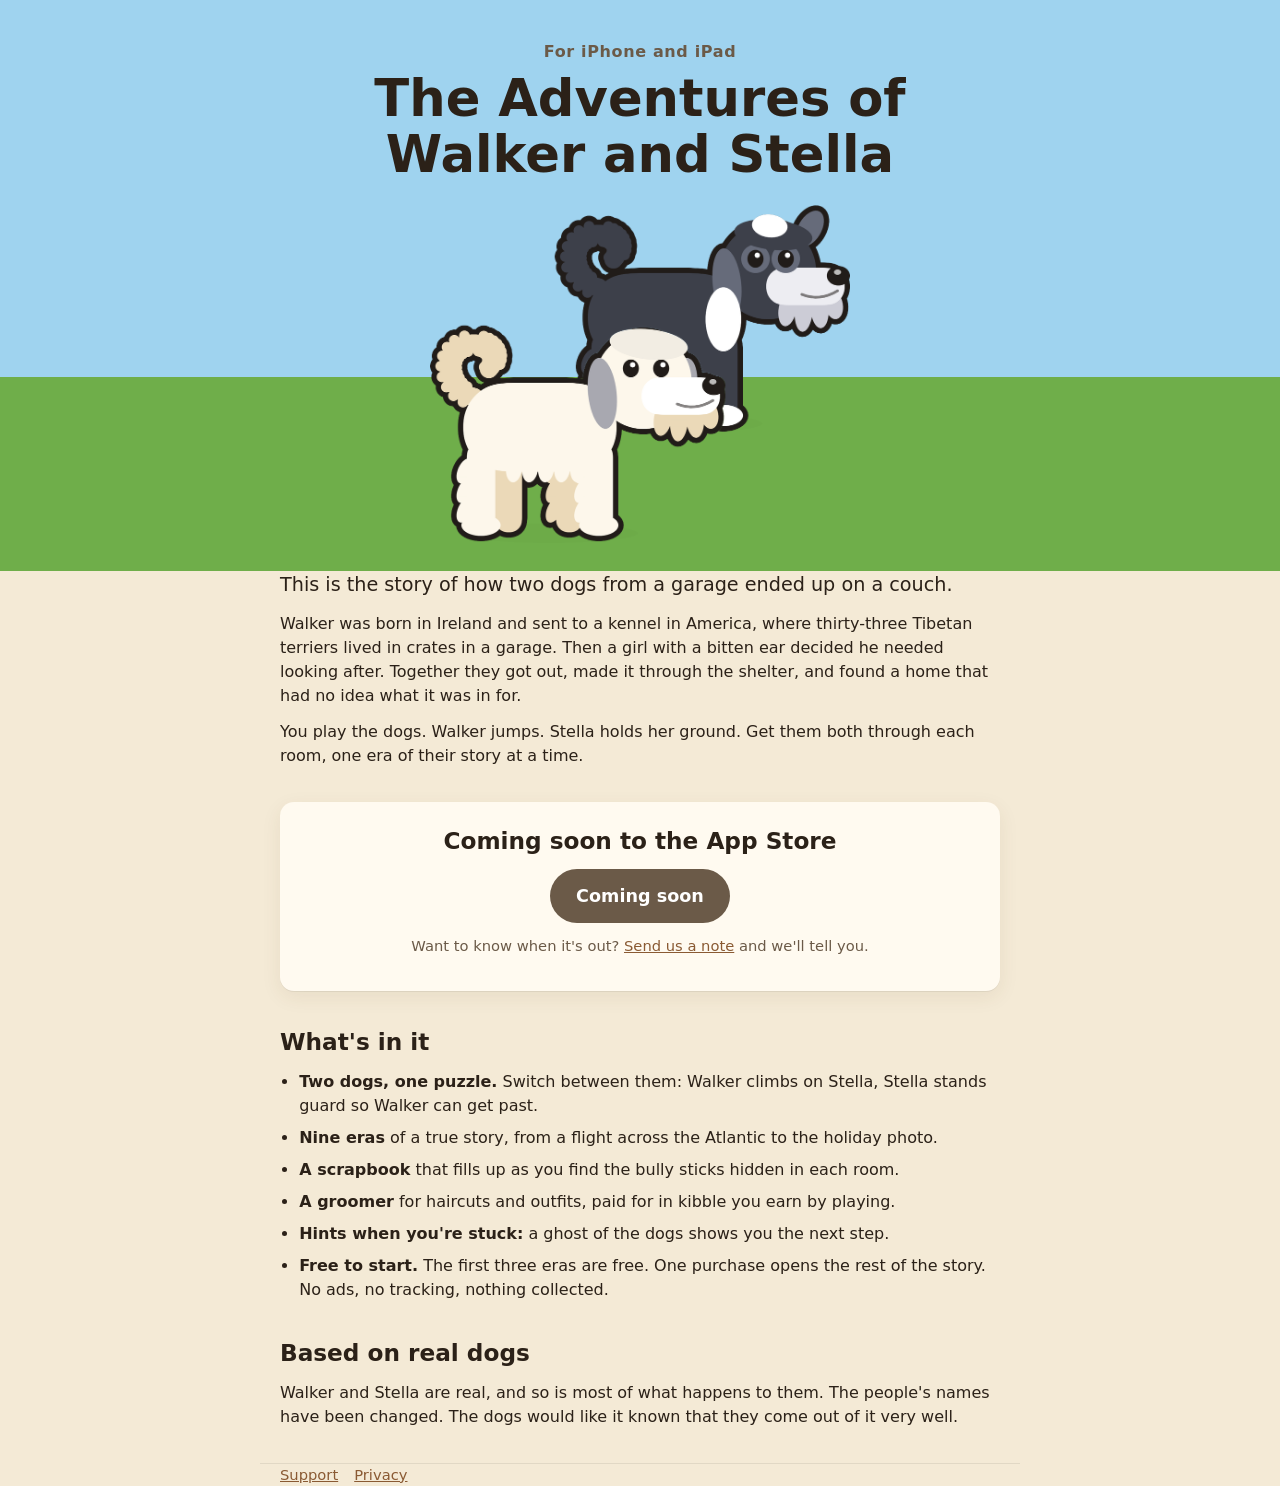
<file: index.html>
<!DOCTYPE html>
<html lang="en">
<head>
  <meta charset="utf-8">
  <meta name="viewport" content="width=device-width, initial-scale=1">
  <title>The Adventures of Walker and Stella</title>
  <meta name="description" content="A two-dog puzzle-platformer for iPhone and iPad, based on two real rescue dogs. Coming soon to the App Store.">
  <meta property="og:title" content="The Adventures of Walker and Stella">
  <meta property="og:description" content="Two real rescue dogs, one puzzle-platformer. Coming soon for iPhone and iPad.">
  <meta property="og:image" content="https://walkerandstella.com/img/share.png">
  <link rel="icon" href="/img/icon.png">
  <link rel="stylesheet" href="/style.css">
</head>
<body>
  <header class="hero">
    <div class="wrap">
      <p class="kicker">For iPhone and iPad</p>
      <h1>The Adventures of<br>Walker and Stella</h1>
      <div class="dogs">
        <img src="/img/dogs.png" alt="Walker, a cream-coloured Tibetan terrier, in front of Stella, a black and grey one with a white chest">
      </div>
    </div>
  </header>

  <main class="wrap">
    <section>
      <p class="lead">This is the story of how two dogs from a garage ended up on a couch.</p>
      <p>Walker was born in Ireland and sent to a kennel in America, where thirty-three Tibetan terriers lived in crates in a garage. Then a girl with a bitten ear decided he needed looking after. Together they got out, made it through the shelter, and found a home that had no idea what it was in for.</p>
      <p>You play the dogs. Walker jumps. Stella holds her ground. Get them both through each room, one era of their story at a time.</p>
    </section>

    <section class="card download">
      <h2>Coming soon to the App Store</h2>
      <p><span class="badge soon">Coming soon</span></p>
      <p class="small">Want to know when it's out? <a href="mailto:hello@walkerandstella.com?subject=Tell%20me%20when%20Walker%20and%20Stella%20is%20out">Send us a note</a> and we'll tell you.</p>
    </section>

    <section>
      <h2>What's in it</h2>
      <ul class="points">
        <li><strong>Two dogs, one puzzle.</strong> Switch between them: Walker climbs on Stella, Stella stands guard so Walker can get past.</li>
        <li><strong>Nine eras</strong> of a true story, from a flight across the Atlantic to the holiday photo.</li>
        <li><strong>A scrapbook</strong> that fills up as you find the bully sticks hidden in each room.</li>
        <li><strong>A groomer</strong> for haircuts and outfits, paid for in kibble you earn by playing.</li>
        <li><strong>Hints when you're stuck:</strong> a ghost of the dogs shows you the next step.</li>
        <li><strong>Free to start.</strong> The first three eras are free. One purchase opens the rest of the story. No ads, no tracking, nothing collected.</li>
      </ul>
    </section>

    <section>
      <h2>Based on real dogs</h2>
      <p>Walker and Stella are real, and so is most of what happens to them. The people's names have been changed. The dogs would like it known that they come out of it very well.</p>
    </section>
  </main>

  <footer class="wrap">
    <nav><a href="/support/">Support</a><a href="/privacy/">Privacy</a></nav>
  </footer>
</body>
</html>
</file>
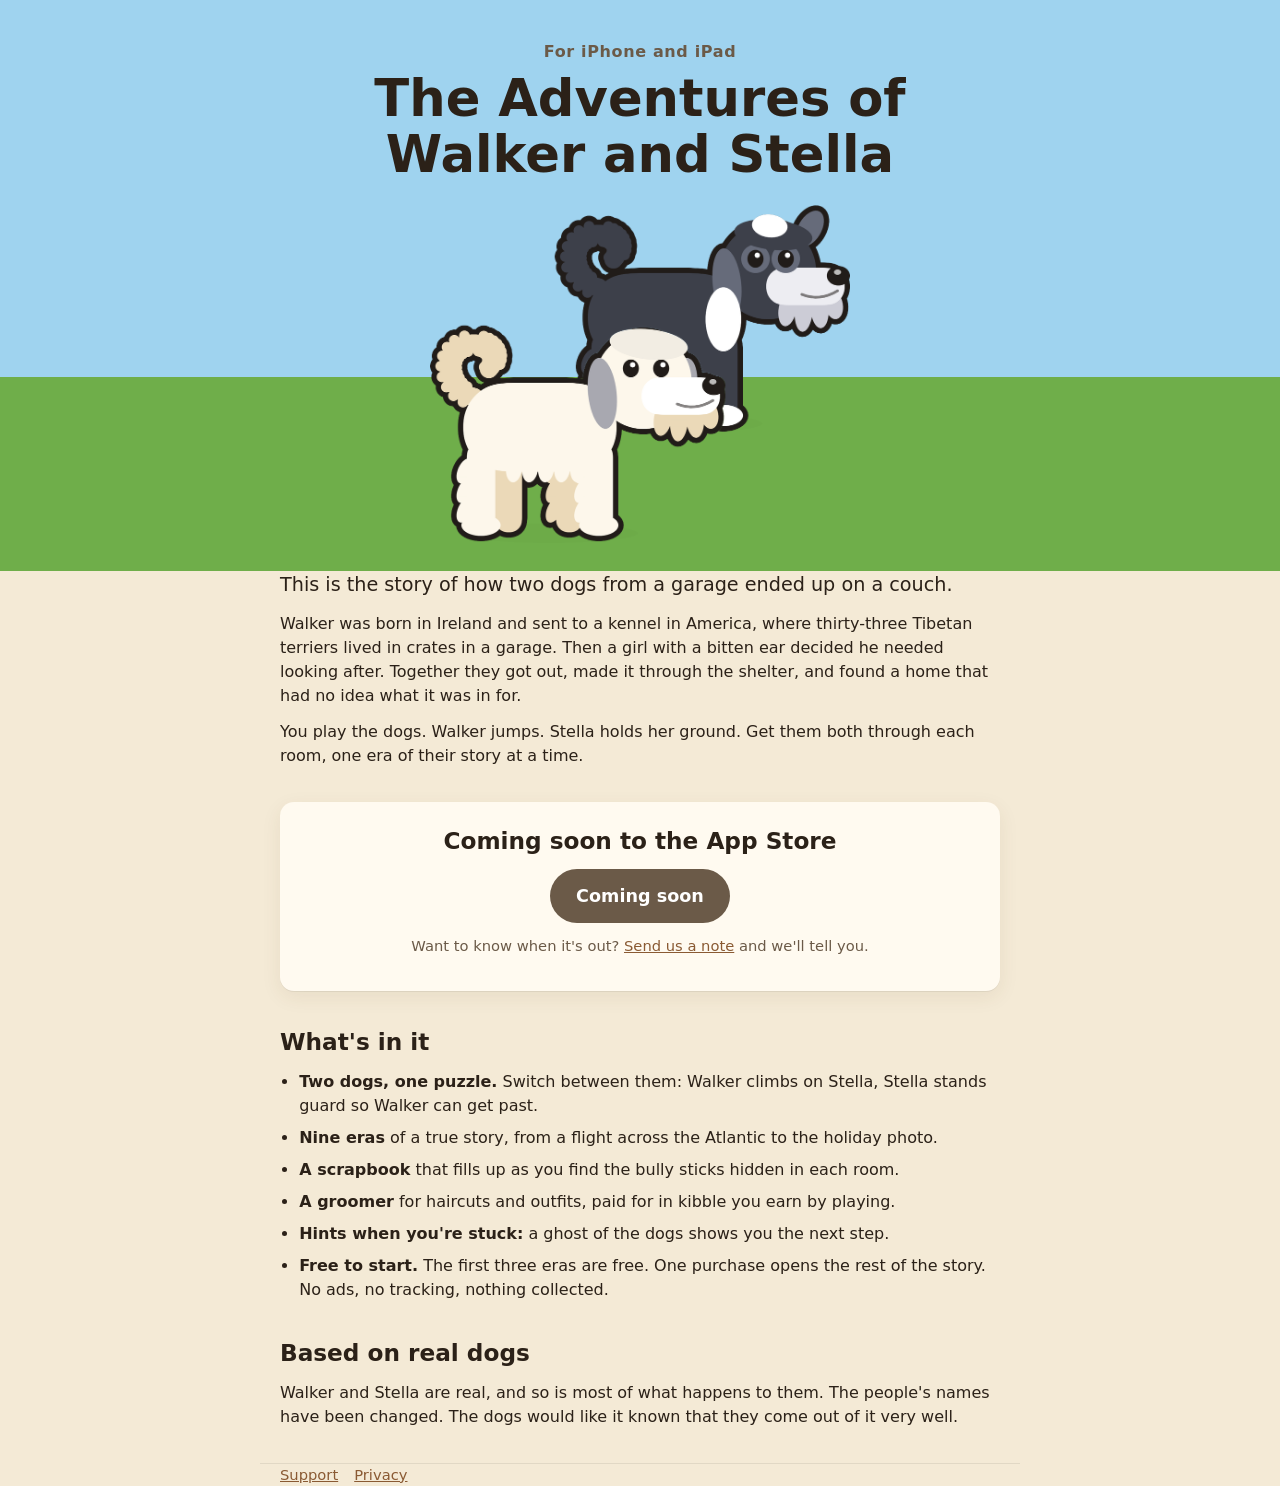
<file: get/index.html>
<!DOCTYPE html>
<html lang="en">
<head>
  <meta charset="utf-8">
  <!-- The address on stickers and T-shirts. Until launch it leads to the
       home page; on launch day change both URLs below to the App Store page. -->
  <meta http-equiv="refresh" content="0; url=/">
  <link rel="canonical" href="https://walkerandstella.com/">
  <title>Walker and Stella</title>
</head>
<body>
  <p><a href="/">The Adventures of Walker and Stella</a></p>
</body>
</html>
</file>
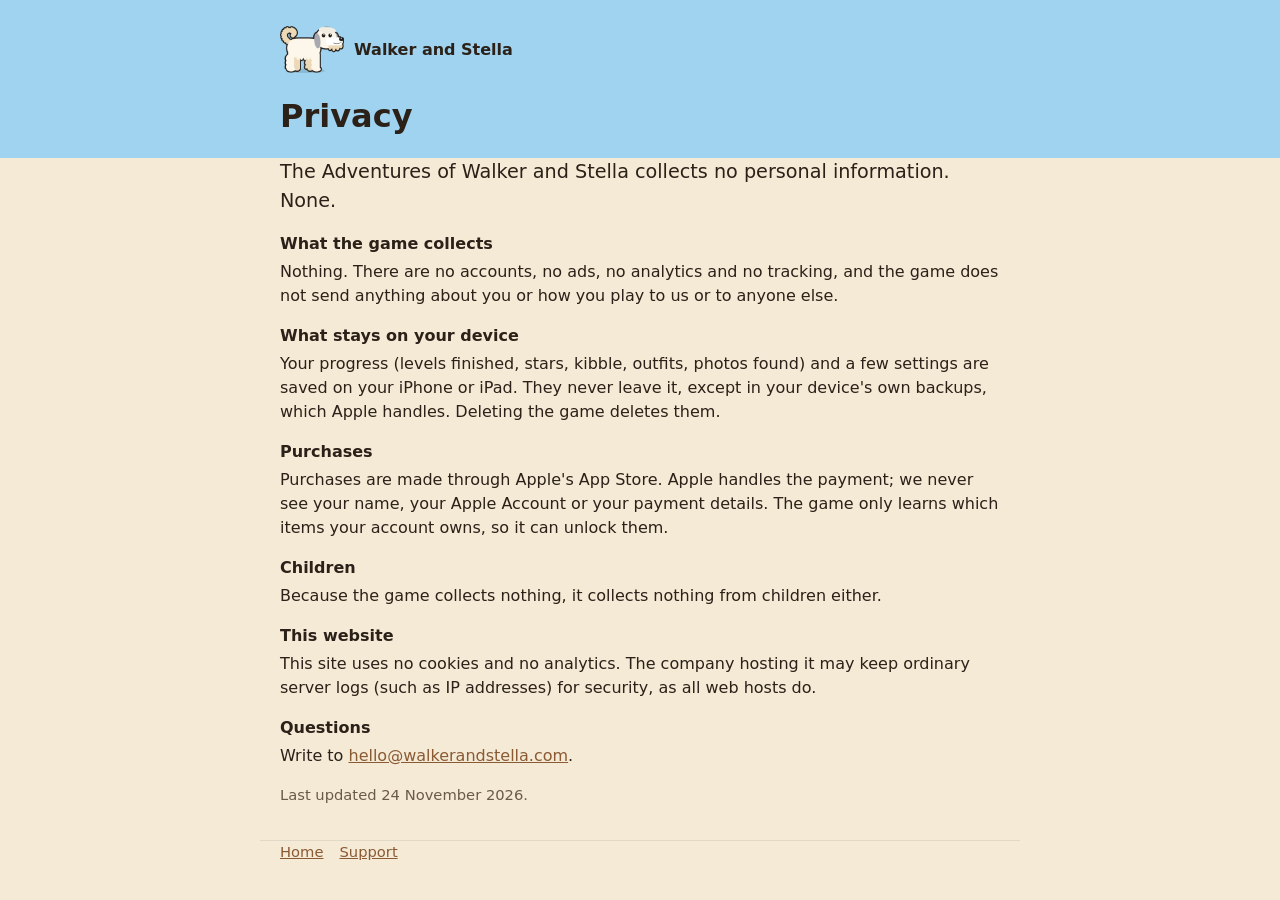
<file: privacy/index.html>
<!DOCTYPE html>
<html lang="en">
<head>
  <meta charset="utf-8">
  <meta name="viewport" content="width=device-width, initial-scale=1">
  <title>Privacy · Walker and Stella</title>
  <link rel="icon" href="/img/icon.png">
  <link rel="stylesheet" href="/style.css">
</head>
<body>
  <header class="page-head">
    <div class="wrap">
      <a class="home" href="/"><img src="/img/walker.png" alt="">Walker and Stella</a>
      <h1>Privacy</h1>
    </div>
  </header>
  <main class="wrap">
    <section>
      <p class="lead">The Adventures of Walker and Stella collects no personal information. None.</p>
      <dl>
        <dt>What the game collects</dt>
        <dd>Nothing. There are no accounts, no ads, no analytics and no tracking, and the game does not send anything about you or how you play to us or to anyone else.</dd>
        <dt>What stays on your device</dt>
        <dd>Your progress (levels finished, stars, kibble, outfits, photos found) and a few settings are saved on your iPhone or iPad. They never leave it, except in your device's own backups, which Apple handles. Deleting the game deletes them.</dd>
        <dt>Purchases</dt>
        <dd>Purchases are made through Apple's App Store. Apple handles the payment; we never see your name, your Apple Account or your payment details. The game only learns which items your account owns, so it can unlock them.</dd>
        <dt>Children</dt>
        <dd>Because the game collects nothing, it collects nothing from children either.</dd>
        <dt>This website</dt>
        <dd>This site uses no cookies and no analytics. The company hosting it may keep ordinary server logs (such as IP addresses) for security, as all web hosts do.</dd>
        <dt>Questions</dt>
        <dd>Write to <a href="mailto:hello@walkerandstella.com">hello@walkerandstella.com</a>.</dd>
      </dl>
      <p class="small">Last updated 24 November 2026.</p>
    </section>
  </main>
  <footer class="wrap"><nav><a href="/">Home</a><a href="/support/">Support</a></nav></footer>
</body>
</html>
</file>
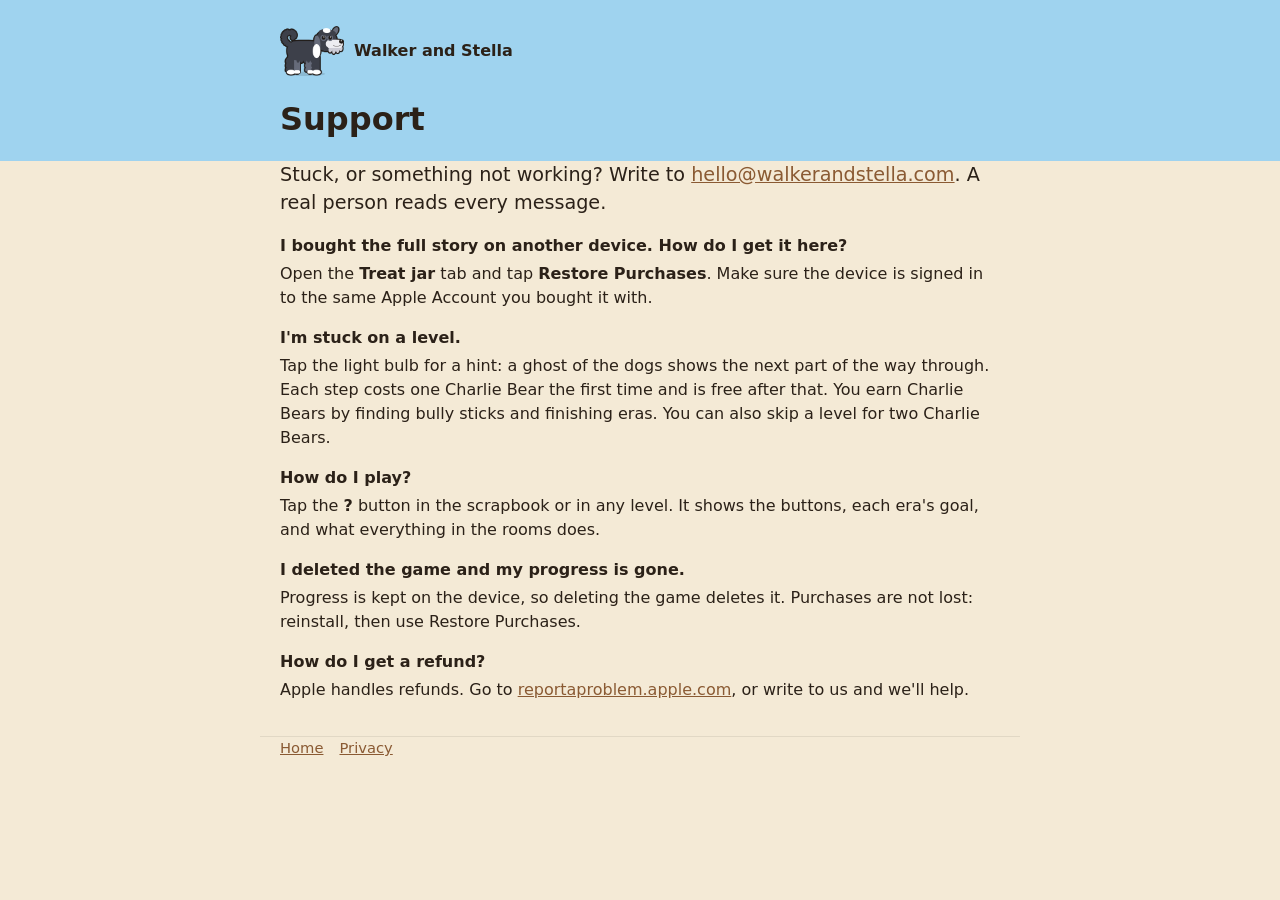
<file: support/index.html>
<!DOCTYPE html>
<html lang="en">
<head>
  <meta charset="utf-8">
  <meta name="viewport" content="width=device-width, initial-scale=1">
  <title>Support · Walker and Stella</title>
  <link rel="icon" href="/img/icon.png">
  <link rel="stylesheet" href="/style.css">
</head>
<body>
  <header class="page-head">
    <div class="wrap">
      <a class="home" href="/"><img src="/img/stella.png" alt="">Walker and Stella</a>
      <h1>Support</h1>
    </div>
  </header>
  <main class="wrap">
    <section>
      <p class="lead">Stuck, or something not working? Write to <a href="mailto:hello@walkerandstella.com?subject=Walker%20and%20Stella%20help">hello@walkerandstella.com</a>. A real person reads every message.</p>
      <dl>
        <dt>I bought the full story on another device. How do I get it here?</dt>
        <dd>Open the <strong>Treat jar</strong> tab and tap <strong>Restore Purchases</strong>. Make sure the device is signed in to the same Apple Account you bought it with.</dd>
        <dt>I'm stuck on a level.</dt>
        <dd>Tap the light bulb for a hint: a ghost of the dogs shows the next part of the way through. Each step costs one Charlie Bear the first time and is free after that. You earn Charlie Bears by finding bully sticks and finishing eras. You can also skip a level for two Charlie Bears.</dd>
        <dt>How do I play?</dt>
        <dd>Tap the <strong>?</strong> button in the scrapbook or in any level. It shows the buttons, each era's goal, and what everything in the rooms does.</dd>
        <dt>I deleted the game and my progress is gone.</dt>
        <dd>Progress is kept on the device, so deleting the game deletes it. Purchases are not lost: reinstall, then use Restore Purchases.</dd>
        <dt>How do I get a refund?</dt>
        <dd>Apple handles refunds. Go to <a href="https://reportaproblem.apple.com">reportaproblem.apple.com</a>, or write to us and we'll help.</dd>
      </dl>
    </section>
  </main>
  <footer class="wrap"><nav><a href="/">Home</a><a href="/privacy/">Privacy</a></nav></footer>
</body>
</html>
</file>
<file: style.css>
:root {
  --paper: #f4ead6;
  --card: #fffaf0;
  --ink: #2b2118;
  --soft: #6b5a48;
  --brown: #8a5a33;
  --sky: #9fd3ef;
  --grass: #6fae4a;
  --button: #2b2118;
  --radius: 14px;
  font-family: ui-rounded, "SF Pro Rounded", system-ui, -apple-system, "Segoe UI", sans-serif;
  color: var(--ink);
  background: var(--paper);
  line-height: 1.5;
}

* { box-sizing: border-box; }
body { margin: 0; }
a { color: var(--brown); }

.wrap { max-width: 760px; margin: 0 auto; padding: 0 20px; }

/* The top: a strip of sky and grass with the two dogs on it. */
.hero {
  background: linear-gradient(var(--sky) 0 66%, var(--grass) 66% 100%);
  padding: 40px 0 28px;
  text-align: center;
}
.hero h1 {
  margin: 0;
  font-size: clamp(2rem, 6vw, 3.2rem);
  line-height: 1.1;
  color: var(--ink);
}
.hero .kicker { margin: 0 0 6px; font-weight: 600; color: var(--soft); letter-spacing: .04em; }
.dogs { margin-top: 22px; }
.dogs img { display: block; margin: 0 auto; width: min(420px, 82%); height: auto; }

main { padding: 34px 0 10px; }
section { margin: 0 0 34px; }
h2 { font-size: 1.45rem; margin: 0 0 10px; }
p { margin: 0 0 12px; }
.lead { font-size: 1.2rem; }

.card {
  background: var(--card);
  border-radius: var(--radius);
  padding: 22px 24px;
  box-shadow: 0 1px 0 rgba(0,0,0,.06), 0 6px 20px rgba(90,60,30,.08);
}

.download { text-align: center; }
.badge {
  display: inline-block;
  background: var(--button); color: #fff;
  padding: 14px 26px; border-radius: 999px;
  font-weight: 700; font-size: 1.1rem; text-decoration: none;
}
.badge.soon { background: var(--soft); cursor: default; }
.small { font-size: .92rem; color: var(--soft); }

ul.points { padding-left: 1.2em; margin: 0; }
ul.points li { margin: 0 0 8px; }

footer {
  border-top: 1px solid rgba(0,0,0,.08);
  padding: 20px 0 40px;
  font-size: .92rem; color: var(--soft);
}
footer nav a { margin-right: 16px; }

/* The smaller pages: privacy and support. */
.page-head { background: var(--sky); padding: 26px 0 18px; }
.page-head a.home { text-decoration: none; color: var(--ink); font-weight: 700; display: inline-flex; align-items: center; gap: 10px; }
.page-head img { width: 64px; }
.page-head h1 { margin: 12px 0 0; font-size: 2rem; }
dl dt { font-weight: 700; margin-top: 16px; }
dl dd { margin: 4px 0 0; }
</file>
